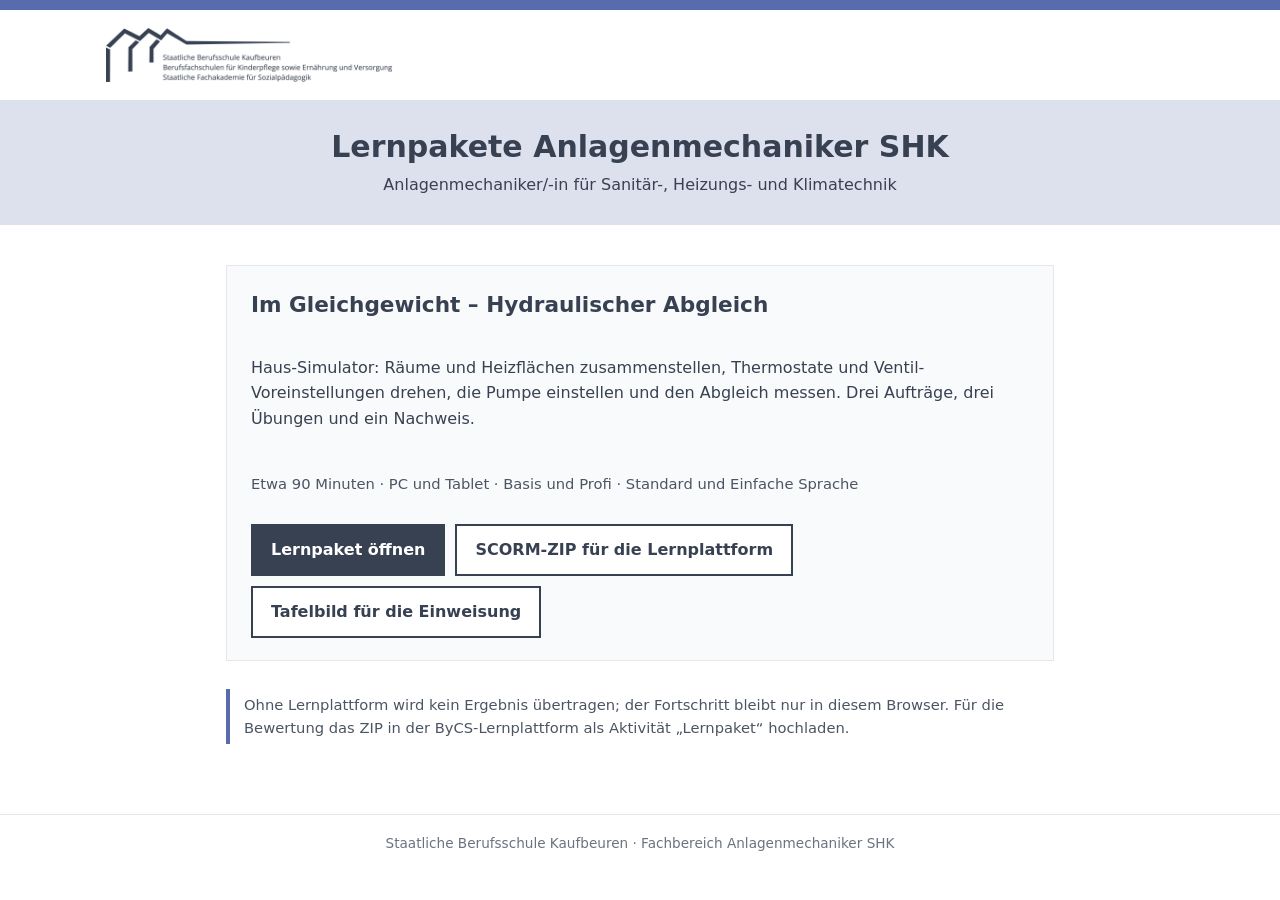
<file: docs/index.html>
<!doctype html>
<html lang="de">
<head>
<meta charset="utf-8">
<meta name="viewport" content="width=device-width, initial-scale=1">
<title>Lernpakete Anlagenmechaniker SHK · Staatliche Berufsschule Kaufbeuren</title>
<style>
  :root{--blau:#586bac;--blau-hell:rgba(88,107,172,.2);--grau:#374151;--linie:#e5e7eb;--hell:#f9fafb}
  *{box-sizing:border-box}
  body{margin:0;background:#fff;color:var(--grau);font:16px/1.6 "Open Sans",ui-sans-serif,system-ui,-apple-system,"Segoe UI",sans-serif}
  .kopf{border-top:10px solid var(--blau);background:#fff}
  .kopf .innen{max-width:1100px;margin:0 auto;padding:18px 16px;display:flex;align-items:center}
  .kopf img{height:54px;width:auto;display:block}
  .band{background:var(--blau-hell);padding:28px 16px;text-align:center}
  .band h1{margin:0;font-size:30px;line-height:1.25;font-weight:700}
  .band p{margin:6px 0 0;font-size:1rem}
  main{max-width:860px;margin:0 auto;padding:40px 16px 56px}
  h2{font-size:1.35rem;margin:0 0 6px}
  .paket{border:1px solid var(--linie);background:var(--hell);padding:22px 24px;display:grid;gap:10px}
  .paket .meta{font-size:.92rem;color:#4b5563}
  .knoepfe{display:flex;flex-wrap:wrap;gap:10px;margin-top:4px}
  .knoepfe a{display:inline-block;padding:11px 18px;text-decoration:none;font-weight:700;border:2px solid var(--grau);color:var(--grau);background:#fff}
  .knoepfe a.primaer{background:var(--grau);color:#fff}
  .knoepfe a:hover{background:var(--blau);border-color:var(--blau);color:#fff}
  .knoepfe a:focus-visible{outline:3px solid var(--blau);outline-offset:2px}
  .hinweis{margin-top:28px;font-size:.92rem;color:#4b5563;border-left:4px solid var(--blau);padding:4px 0 4px 14px}
  footer{border-top:1px solid var(--linie);padding:18px 16px;text-align:center;font-size:.85rem;color:#6b7280}
  @media (max-width:560px){.kopf img{height:40px}.band h1{font-size:24px}.paket{padding:18px 16px}}
</style>
</head>
<body>
<header class="kopf"><div class="innen"><img src="logo-kaufbeuren.png" alt="Staatliche Berufsschule Kaufbeuren" width="404" height="76"></div></header>
<div class="band">
  <h1>Lernpakete Anlagenmechaniker SHK</h1>
  <p>Anlagenmechaniker/-in für Sanitär-, Heizungs- und Klimatechnik</p>
</div>
<main>
  <section class="paket">
    <h2>Im Gleichgewicht – Hydraulischer Abgleich</h2>
    <p>Haus-Simulator: Räume und Heizflächen zusammenstellen, Thermostate und Ventil-Voreinstellungen drehen, die Pumpe einstellen und den Abgleich messen. Drei Aufträge, drei Übungen und ein Nachweis.</p>
    <p class="meta">Etwa 90 Minuten · PC und Tablet · Basis und Profi · Standard und Einfache Sprache</p>
    <div class="knoepfe">
      <a class="primaer" href="hydraulischer-abgleich/">Lernpaket öffnen</a>
      <a href="hydraulischer-abgleich_scorm12.zip" download>SCORM-ZIP für die Lernplattform</a>
      <a href="hydraulischer-abgleich/#tafel">Tafelbild für die Einweisung</a>
    </div>
  </section>
  <p class="hinweis">Ohne Lernplattform wird kein Ergebnis übertragen; der Fortschritt bleibt nur in diesem Browser. Für die Bewertung das ZIP in der ByCS-Lernplattform als Aktivität „Lernpaket“ hochladen.</p>
</main>
<footer>Staatliche Berufsschule Kaufbeuren · Fachbereich Anlagenmechaniker SHK</footer>
</body>
</html>
</file>
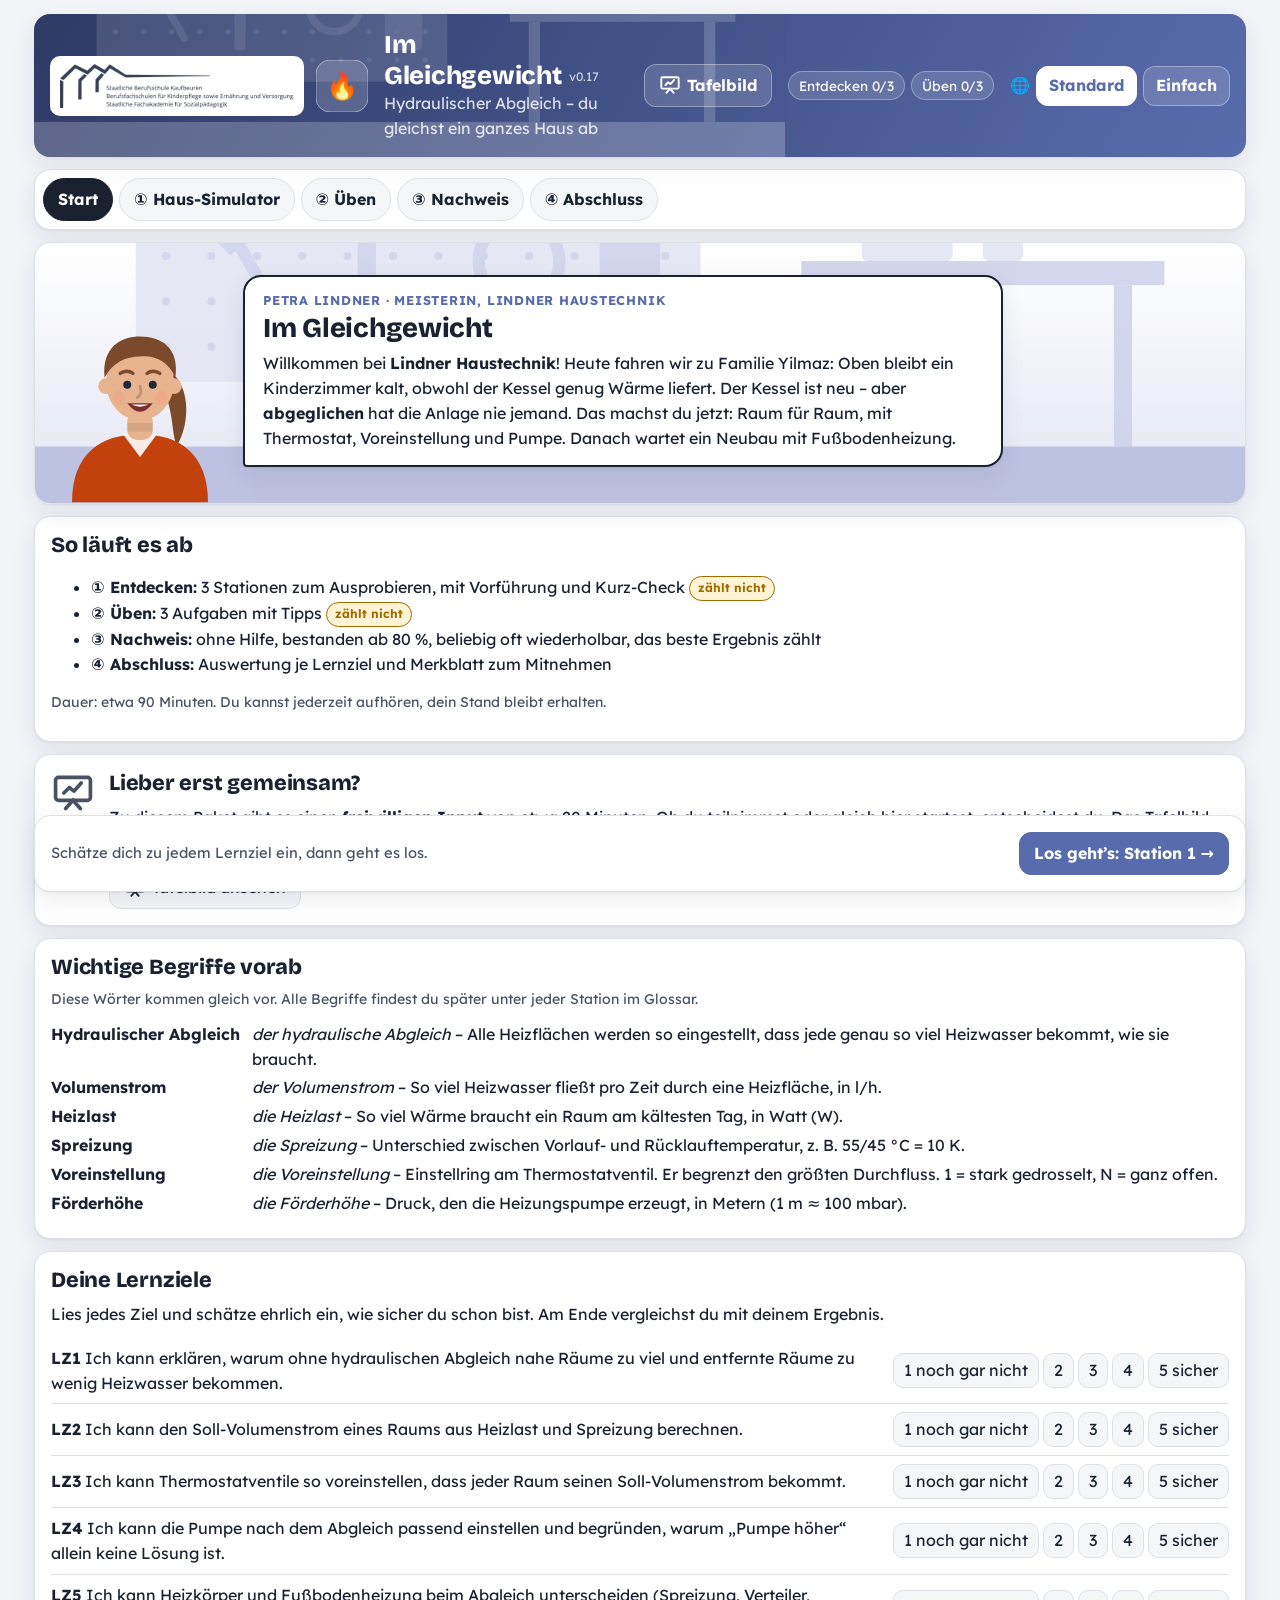
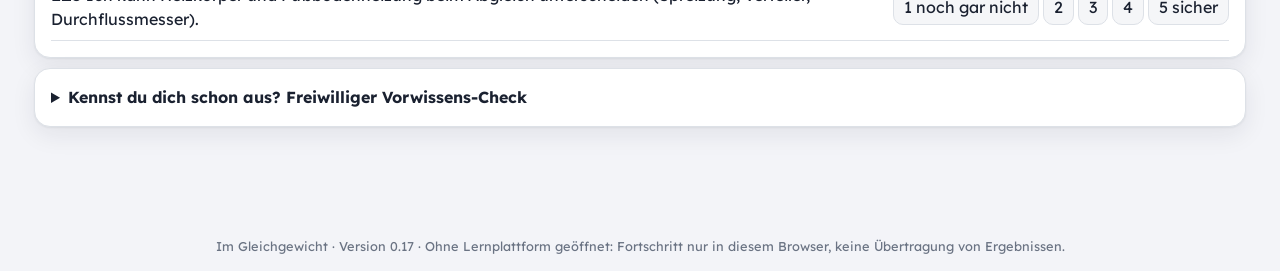
<file: docs/hydraulischer-abgleich/index.html>
<!DOCTYPE html>
<html lang="de">
<head>
<meta charset="utf-8">
<meta name="viewport" content="width=device-width, initial-scale=1">
<title>Lernpaket</title>
<link rel="stylesheet" href="css/stil.css">
<link rel="stylesheet" href="css/baukasten.css">
<link rel="stylesheet" href="css/tafel.css">
</head>
<body>
<div class="app" id="app">
  <header class="kopf card">
    <div class="logo" aria-hidden="true"></div>
    <div class="titel"><h1 id="titel"></h1><div class="unter" id="untertitel"></div></div>
    <div class="fortschritt" id="fortschritt" aria-live="polite"></div>
  </header>
  <nav class="tabs card" id="tabs" aria-label="Teile des Lernpakets"></nav>
  <main id="haupt" tabindex="-1"></main>
  <footer class="leiste card" id="leiste"></footer>
  <div class="fuss" id="fuss"></div>
</div>
<script src="js/baukasten.js"></script>  <!-- Bausteine für Szenen (window.KIT) -->
<script src="js/stufen.js"></script>  <!-- Differenzierung: L(), P(), Basis/Profi (P15, P16) -->
<script src="js/inhalt.js"></script>
<script src="js/sprache.js"></script>  <!-- Sprachstufe Einfach + Umschalter (P16) -->
<script src="js/begriffe.js"></script>  <!-- Einfach: Erklärung schwerer Begriffe beim Darüberfahren/Antippen (P16) -->
<script src="js/tafel.js"></script>  <!-- optionales Tafelbild; tut nichts ohne PAKET.tafel -->
<script src="js/pdf.js"></script>  <!-- PDF erstellen (Download) für Lernheft, Merkblatt, Ergebnis -->
<script src="js/engine.js"></script>
</body>
</html>
</file>
<file: docs/hydraulischer-abgleich/css/stil.css>
/* Look der Lernpakete (Lernpaket-Kompass 2).
   Bedienung und Aufbau sind für alle Pakete gleich; jedes Paket bekommt über
   PAKET.welt eine eigene Welt (Farben, Kulisse). Farben nur über Variablen.
   Die Akzentfarbe ist für Handlungsaufforderungen reserviert (Leitfaden C3).
   Schriften: Lexend (Text, für flüssiges Lesen entwickelt) und Bricolage Grotesque
   (Überschriften), beide SIL Open Font License (Lizenztexte in css/schrift/). */
@font-face{font-family:"Lexend";src:url(schrift/lexend-latin-400-normal.woff2) format("woff2");font-weight:400;font-display:swap}
@font-face{font-family:"Lexend";src:url(schrift/lexend-latin-700-normal.woff2) format("woff2");font-weight:700;font-display:swap}
@font-face{font-family:"Bricolage Grotesque";src:url(schrift/bricolage-grotesque-latin-700-normal.woff2) format("woff2");font-weight:700;font-display:swap}
@font-face{font-family:"Bricolage Grotesque";src:url(schrift/bricolage-grotesque-latin-800-normal.woff2) format("woff2");font-weight:800;font-display:swap}

:root{
  --card:#ffffff; --card2:#f5f6f8; --ink:#1a2130; --ink-soft:#485263; --muted:#6a7383; --line:#dde1e7;
  --ok:#178a4c; --ok-soft:#e3f4ea; --bad:#c93c3c; --bad-soft:#fce9e9; --warn:#a06c00; --warn-soft:#fff3d6;
  --canvas:#fbfcfd; --grid:#e8ebf0;
  --shadow:0 1px 2px rgba(20,30,50,.06),0 8px 24px rgba(20,30,50,.08); --r:16px;
  --schrift:"Lexend",system-ui,-apple-system,"Segoe UI",Roboto,Arial,sans-serif;
  --titel:"Bricolage Grotesque","Lexend",system-ui,sans-serif;
  /* Welt (Standard: technik) – wird über [data-thema] oder PAKET.welt.farbe überschrieben */
  --accent:#4338ca; --accent-ink:#fff; --accent-soft:#e8e7fb; --bg:#eef0f7;
  --kopf-a:#1e1b4b; --kopf-b:#3730a3; --deko:#22d3ee;
  --k1:#e3e5f3; --k2:#cfd2ea; --k3:#b9bde0;
}
[data-thema="wirtschaft"]{--accent:#0f766e;--accent-soft:#dcf1ee;--bg:#f4f0e8;--kopf-a:#0b3d3a;--kopf-b:#0f766e;--deko:#f59e0b;--k1:#ece4d6;--k2:#dfd3bf;--k3:#cdbfa7}
[data-thema="technik"]{--accent:#4338ca;--accent-soft:#e8e7fb;--bg:#eef0f7;--kopf-a:#1e1b4b;--kopf-b:#3730a3;--deko:#22d3ee;--k1:#e3e5f3;--k2:#cfd2ea;--k3:#b9bde0}
[data-thema="sprache"]{--accent:#be185d;--accent-soft:#fbe4ef;--bg:#f8f1f4;--kopf-a:#4a0d2e;--kopf-b:#9d174d;--deko:#fbbf24;--k1:#f1e2e9;--k2:#e6cdd9;--k3:#d6b3c4}
[data-thema="natur"]{--accent:#15803d;--accent-soft:#e0f2e6;--bg:#f0f4ec;--kopf-a:#0f3d22;--kopf-b:#166534;--deko:#facc15;--k1:#dfead7;--k2:#c9dcbd;--k3:#afc9a1}
[data-thema="gesundheit"]{--accent:#0e7490;--accent-soft:#dbf0f5;--bg:#eef5f6;--kopf-a:#0c3a47;--kopf-b:#0e7490;--deko:#fb7185;--k1:#dcebee;--k2:#c4dde2;--k3:#a9ccd3}
[data-thema="gestaltung"]{--accent:#c2410c;--accent-soft:#fde7dc;--bg:#f8f1ea;--kopf-a:#3b1306;--kopf-b:#9a3412;--deko:#a78bfa;--k1:#f1e3d6;--k2:#e6cfbb;--k3:#d6b59b}

*{box-sizing:border-box}
html,body{margin:0;color:var(--ink);background:var(--bg);font-family:var(--schrift);font-size:16px;line-height:1.55}
.app{max-width:1240px;margin:0 auto;padding:14px;display:flex;flex-direction:column;gap:12px;min-height:100vh}
.card{background:var(--card);border:1px solid var(--line);border-radius:var(--r);box-shadow:var(--shadow);padding:16px}
h1,h2,h3{font-family:var(--titel);letter-spacing:-.01em;line-height:1.2}
h1{font-size:1.6rem;margin:0;font-weight:800}
h2{font-size:1.35rem;margin:0 0 .5rem;font-weight:800}
h3{font-size:1.08rem;margin:1rem 0 .4rem;font-weight:700}
p{margin:.4rem 0 .7rem}
code{font-family:ui-monospace,Consolas,"Cascadia Mono",monospace;font-size:.92em;background:var(--card2);border:1px solid var(--line);border-radius:6px;padding:0 4px}

/* ---------- Kopf mit Welt ---------- */
.kopf{position:relative;overflow:hidden;display:flex;align-items:center;gap:16px;flex-wrap:wrap;color:#fff;border:0;min-height:96px;
  background:linear-gradient(120deg,var(--kopf-a),var(--kopf-b))}
.kopf .kopf-kulisse{position:absolute;inset:0;pointer-events:none;opacity:.22;--k1:rgba(255,255,255,.55);--k2:rgba(255,255,255,.8);--k3:#fff}
.kopf .kopf-kulisse svg{position:absolute;right:0;bottom:0;height:100%;width:62%}
.kopf>*{position:relative}
.kopf .logo{flex:0 0 auto}
.kopf .logo svg{display:block}
.kopf .logo{display:flex;align-items:center;gap:12px}
.kopf .schullogo{display:block;background:#fff;border-radius:10px;padding:8px 10px;line-height:0}
.kopf .schullogo img{display:block;height:30px;width:auto}
.kopf .titel{flex:1;min-width:200px}
.kopf h1{color:#fff}
.unter{color:rgba(255,255,255,.82)}
.version{font-family:var(--schrift);font-size:.48em;font-weight:400;color:rgba(255,255,255,.75);margin-left:.6em;white-space:nowrap;vertical-align:middle;letter-spacing:0}
.fortschritt{display:flex;gap:6px;flex-wrap:wrap;align-items:center}
.kopf .chip{background:rgba(255,255,255,.14);border-color:rgba(255,255,255,.3);color:#fff}
.kopf .chip.ok{background:rgba(255,255,255,.95);color:var(--ok);border-color:#fff}
.kopf button{background:rgba(255,255,255,.14);border-color:rgba(255,255,255,.35);color:#fff}
.kopf button:hover{background:rgba(255,255,255,.24);border-color:#fff}
.druckfuss{margin-top:18px;border-top:1px solid var(--line);padding-top:6px}
.chip{display:inline-flex;align-items:center;gap:6px;border-radius:999px;padding:3px 10px;font-size:.85rem;background:var(--card2);border:1px solid var(--line);color:var(--ink-soft)}
.chip.ok{background:var(--ok-soft);border-color:var(--ok);color:var(--ok)}

/* ---------- Navigation ---------- */
.tabs{display:flex;gap:6px;flex-wrap:wrap;padding:8px}
.tabs button{flex:0 0 auto;border-radius:999px;font-weight:700}
.tabs button.aktiv{background:var(--ink);color:#fff;border-color:var(--ink)}
.tabs button[aria-disabled="true"]{opacity:.5}
.pfad{display:flex;gap:0;align-items:center;flex-wrap:wrap;margin:0 0 4px;padding:0;list-style:none}
.pfad li{display:flex;align-items:center}
.pfad li+li::before{content:"";width:22px;height:3px;background:var(--line);border-radius:2px;margin:0 2px}
.pfad li.fertig+li::before{background:var(--ok)}
.pfad button{display:flex;align-items:center;gap:8px;border-radius:999px;padding:5px 12px 5px 5px;min-height:38px;background:var(--card);font-size:.92rem}
.pfad .nr{width:28px;height:28px;border-radius:50%;display:inline-flex;align-items:center;justify-content:center;background:var(--card2);border:2px solid var(--line);font-weight:700;font-size:.85rem}
.pfad li.fertig .nr{background:var(--ok);border-color:var(--ok);color:#fff}
.pfad button.aktiv{border-color:var(--ink);box-shadow:0 0 0 2px var(--ink) inset}
.pfad button.aktiv .nr{background:var(--ink);border-color:var(--ink);color:#fff}
.pfad .skip{font-size:.78rem;color:var(--muted)}
@media (max-width:760px){.pfad .titeltext{display:none}.pfad button.aktiv .titeltext{display:inline}}
main{display:block;outline:none}
main>*+*{margin-top:12px}
main:focus,main[tabindex]:focus-visible{outline:none}

/* ---------- Station: Mission, Bühne, Notiz ---------- */
.st-kopf{display:flex;align-items:flex-end;gap:12px;flex-wrap:wrap;justify-content:space-between;margin-bottom:8px}
.st-kopf .ort{font-size:.85rem;color:var(--muted);font-weight:700;text-transform:uppercase;letter-spacing:.05em}
.st-kopf h2{margin:0}
.mission{display:flex;gap:12px;align-items:flex-end;margin:0 0 12px}
.mission .mission-bild{width:74px;flex:0 0 auto}
.mission .mission-bild svg{display:block;width:100%;height:auto}
.mission .blase{position:relative;background:var(--accent-soft);border:2px solid var(--accent);border-radius:16px 16px 16px 4px;padding:10px 14px;font-size:1.04rem;max-width:820px}
@media (max-width:600px){.mission .mission-bild{width:48px}.mission{gap:8px}}
.mission .blase .name{display:block;font-size:.78rem;color:var(--accent);text-transform:uppercase;letter-spacing:.06em}
.sr{position:absolute;width:1px;height:1px;overflow:hidden;clip:rect(0 0 0 0);white-space:nowrap}
.mission .blase .reaktion:empty{display:none}
.mission .blase .reaktion .leitfrage{color:var(--ink);border-top:1px dashed var(--accent);padding-top:4px;margin-top:6px}
.mission .blase .leitfrage{display:block;font-weight:400;font-size:.9rem;color:var(--ink-soft);margin-top:4px}
.buehne-raster{display:grid;grid-template-columns:minmax(0,1fr) 300px;gap:12px;align-items:start}
.buehne-raster.ohne-notiz{grid-template-columns:minmax(0,1fr)}.buehne-raster.ohne-notiz>.notiz{display:none}
@media (max-width:980px){.buehne-raster{grid-template-columns:1fr}}
.buehne{background:var(--canvas);border:1px solid var(--line);border-radius:14px;padding:12px;min-height:320px;position:relative}
.buehne.demo{outline:3px dashed var(--deko);outline-offset:3px}
.notiz{display:flex;flex-direction:column;gap:10px;position:sticky;top:8px}
.notiz>.feld{background:var(--card);border:1px solid var(--line);border-radius:12px;padding:10px 12px}
.notiz .feldtitel{font-size:.78rem;font-weight:700;text-transform:uppercase;letter-spacing:.06em;color:var(--muted);margin-bottom:4px}
.notiz .live{border-color:var(--accent);background:var(--accent-soft)}
.notiz .live:empty{display:none}
.notiz details{margin:0;background:var(--card)}
.steuerung{display:flex;gap:8px;flex-wrap:wrap;align-items:center}
button.zeig{border-color:var(--deko);background:var(--card)}
button.zeig::before{content:"▶ ";color:var(--accent)}
.demoschritt{border-left:4px solid var(--deko);padding-left:10px}
.demoschritt .warum{color:var(--ink-soft);font-size:.92rem}
.nach{margin-top:12px}
.nach>details.check{background:var(--card)}
.nach>details.check[open]{background:var(--card)}
.zusatz{display:grid;grid-template-columns:repeat(auto-fit,minmax(260px,1fr));gap:10px;margin-top:10px}

/* ---------- Start: Szene mit Figur ---------- */
.hero{position:relative;border-radius:var(--r);overflow:hidden;background:linear-gradient(180deg,var(--card),var(--k1));border:1px solid var(--line);box-shadow:var(--shadow);isolation:isolate}
.hero .kit-kulisse{position:absolute;inset:0;width:100%;height:100%;z-index:-1;opacity:.9}
.hero-inhalt{display:flex;gap:18px;align-items:flex-end;padding:20px 20px 0;min-height:260px}
.hero-figur{width:170px;flex:0 0 auto}
.hero-figur svg{display:block;width:100%;height:auto}
.hero-text{flex:1;align-self:center;background:var(--card);border:2px solid var(--ink);border-radius:18px 18px 18px 4px;padding:14px 18px;margin-bottom:24px;box-shadow:var(--shadow);max-width:760px}
.hero-text .name{font-size:.8rem;font-weight:700;text-transform:uppercase;letter-spacing:.06em;color:var(--accent)}
.hero-text h2{font-size:1.7rem;margin:.1rem 0 .4rem}
@media (max-width:700px){.hero-inhalt{flex-direction:column;align-items:flex-start}.hero-figur{width:110px;order:2}.hero-text{margin-bottom:0}}

/* ---------- Spielrahmen (optional) ---------- */
.karte-mission{display:grid;grid-template-columns:minmax(0,1fr) minmax(0,1.3fr);gap:14px;align-items:center}
@media (max-width:860px){.karte-mission{grid-template-columns:1fr}}
@media (max-width:600px){.weltkarte text{font-size:20px}}
.weltkarte{position:relative;isolation:isolate;background:linear-gradient(160deg,var(--accent-soft),var(--card));border:1px solid var(--line);border-radius:14px;padding:10px;overflow:hidden}
.weltkarte>svg:last-child{position:relative;width:100%;height:auto;display:block}
.weltkarte .kit-kulisse{position:absolute;inset:0;width:100%;height:100%;opacity:.55}
.weltkarte .ort-knoten{cursor:pointer}
.weltkarte .ort-knoten:focus{outline:none}
.weltkarte .ort-knoten:focus-visible circle.ring{stroke:var(--ink);stroke-width:4}
.spielstand{font-family:var(--titel);font-weight:800}

/* ---------- Bedienelemente ---------- */
.auftrag{background:var(--accent-soft);border-left:5px solid var(--accent);border-radius:10px;padding:10px 14px;margin-bottom:12px;font-weight:700}
.auftrag .was{display:block;font-size:.8rem;text-transform:uppercase;letter-spacing:.06em;color:var(--accent);font-weight:700}
.raster{display:grid;grid-template-columns:minmax(0,1fr);gap:12px;align-items:start}
button{font:inherit;cursor:pointer;border-radius:12px;border:1px solid var(--line);background:var(--card2);color:var(--ink);padding:8px 14px;min-height:42px}
button:hover{border-color:var(--ink-soft)}
button:focus-visible,[tabindex]:focus-visible,input:focus-visible,textarea:focus-visible,select:focus-visible{outline:3px solid var(--accent);outline-offset:2px}
button.primaer{background:var(--accent);border-color:var(--accent);color:var(--accent-ink);font-weight:700}
button.primaer:hover{filter:brightness(1.08)}
button.lernheft-knopf{font-weight:700;border-width:2px;border-color:var(--accent)}
.lernheft-karte{border-left:4px solid var(--accent)}
button:disabled{opacity:.5;cursor:not-allowed}
.leiste{position:sticky;bottom:8px;display:flex;align-items:center;gap:10px;justify-content:flex-end;z-index:5}
.leiste .info{flex:1;color:var(--ink-soft);font-size:.92rem}
.fuss{color:var(--muted);font-size:.8rem;text-align:center}
.msg{border-radius:12px;padding:10px 12px;margin:.6rem 0;border:1px solid var(--line);background:var(--card2)}
.msg.ok{background:var(--ok-soft);border-color:var(--ok)}
.msg.bad{background:var(--bad-soft);border-color:var(--bad)}
.msg.warn{background:var(--warn-soft);border-color:var(--warn)}
.figur{display:flex;gap:10px;align-items:flex-end;margin:.6rem 0}
.figur .avatar{width:64px;flex:0 0 auto}
.figur .avatar svg{display:block;width:100%;height:auto}
.figur .blase{background:var(--card2);border:1px solid var(--line);border-radius:14px 14px 14px 4px;padding:10px 12px;position:relative}
.figur .name{font-size:.8rem;color:var(--muted);font-weight:700}
.badge{display:inline-block;font-size:.75rem;font-weight:700;border-radius:999px;padding:2px 8px;background:var(--card2);border:1px solid var(--line);color:var(--ink-soft);vertical-align:middle}
.badge.zaehlt-nicht{background:var(--warn-soft);border-color:var(--warn);color:var(--warn)}
details{border:1px solid var(--line);border-radius:12px;padding:8px 12px;margin:.6rem 0;background:var(--card2)}
details summary{cursor:pointer;font-weight:700}
.beispiel ol{margin:.4rem 0;padding-left:1.4rem}
.beispiel .warum,.warum{color:var(--ink-soft);font-size:.92rem}
.frage{border:1px solid var(--line);border-radius:12px;padding:12px;margin:.7rem 0;background:var(--card)}
.frage .ftext{font-weight:700;margin-bottom:.5rem}
.frage label.opt{display:flex;gap:8px;align-items:flex-start;padding:7px 9px;border-radius:10px;border:1px solid var(--line);cursor:pointer;margin:4px 0;background:var(--card)}
.frage label.opt:hover{border-color:var(--ink-soft)}
.frage label.opt:has(input:checked){border-color:var(--accent);background:var(--accent-soft)}
.frage label.opt.richtig{border-color:var(--ok);background:var(--ok-soft)}
.frage label.opt.falsch{border-color:var(--bad);background:var(--bad-soft)}
.frage .ofb{display:block;font-size:.9rem;color:var(--ink-soft);margin-left:28px}
input[type=text],input[type=number],textarea,select{font:inherit;border:1px solid var(--line);border-radius:10px;padding:7px 9px;background:#fff;color:var(--ink)}
.frage .zuordnen{display:grid;grid-template-columns:minmax(0,1fr) minmax(0,1fr);gap:6px 10px;align-items:center}
.frage .zuordnen select{width:100%}
.frage .knoepfe{display:flex;gap:8px;margin-top:.6rem;flex-wrap:wrap}
.hotspot svg{width:100%;max-width:560px;height:auto;display:block;touch-action:manipulation}
.hotspot .bereich{fill:transparent;stroke:transparent;stroke-width:3;cursor:pointer}
.hotspot .bereich:hover,.hotspot .bereich:focus{stroke:var(--ink-soft)}
.hotspot .bereich.gewaehlt{stroke:var(--accent);fill:rgba(47,111,222,.12)}
.hotspot .bereich.richtig{stroke:var(--ok);fill:rgba(31,157,85,.15)}
.hotspot .bereich.falsch{stroke:var(--bad);fill:rgba(214,69,69,.12)}
.tipps button{margin-right:6px}
.balken{height:10px;border-radius:999px;background:var(--grid);overflow:hidden}
.balken > span{display:block;height:100%;background:var(--ink-soft)}
.balken.ok > span{background:var(--ok)}
.balken.mittel > span{background:var(--warn)}
.lzzeile{display:grid;grid-template-columns:minmax(0,1fr) 140px 150px;gap:10px;align-items:center;padding:8px 0;border-bottom:1px solid var(--line)}
.lzzeile.se{grid-template-columns:minmax(0,1fr) auto}
@media (max-width:760px){.lzzeile,.lzzeile.se{grid-template-columns:1fr}}
.skala{display:flex;gap:4px;flex-wrap:wrap}
.skala label{border:1px solid var(--line);border-radius:10px;padding:4px 10px;cursor:pointer;background:var(--card2);white-space:nowrap}
.skala input{position:absolute;opacity:0;width:1px;height:1px}
.skala input:checked + span{font-weight:700}
.skala label:has(input:checked){background:var(--ink);color:#fff;border-color:var(--ink)}
.skala label:has(input:focus-visible){outline:3px solid var(--accent);outline-offset:2px}
.seite .card{position:sticky;top:8px}
.merk{display:grid;grid-template-columns:minmax(0,1fr) minmax(0,1fr);gap:8px 14px}
@media (max-width:700px){.merk{grid-template-columns:1fr}}
.merk textarea{width:100%;min-height:2.6em}
.muster{background:var(--ok-soft);border:1px solid var(--ok);border-radius:10px;padding:6px 9px}
.gesperrt{color:var(--muted)}
.klein{font-size:.88rem;color:var(--ink-soft)}
.noprint{}
table.tab{border-collapse:collapse;width:100%}
table.tab td,table.tab th{border:1px solid var(--line);padding:6px 8px;text-align:left;vertical-align:top}
.selbst,.mitdenken{border:1px dashed var(--ink-soft);border-radius:12px;padding:8px 10px;margin:.5rem 0;background:var(--card)}
.selbst textarea,.mitdenken textarea{width:100%;margin:.4rem 0}
.glossar-box{margin-top:1rem}
dl.glossar{margin:.4rem 0;display:grid;grid-template-columns:max-content minmax(0,1fr);gap:4px 12px}
dl.glossar dt{font-weight:700}
dl.glossar dd{margin:0}
@media (max-width:600px){dl.glossar{grid-template-columns:1fr}dl.glossar dd{margin-bottom:6px}}
@media (prefers-reduced-motion:reduce){*{animation:none!important;transition:none!important}}
@media print{
  .tabs,.leiste,.kopf .fortschritt,.noprint{display:none!important}
  .app{max-width:none;padding:0}
  .card{box-shadow:none}
  .kopf{color:#000;background:none;border:1px solid #ccc}.kopf h1,.unter,.version{color:#000}.kopf .kopf-kulisse{display:none}
}

/* ---------- Spielmodus (PAKET.spielwelt) ---------- */
.spielkarte{padding:10px}
.spielbuehne{position:relative;min-height:560px;border-radius:14px;overflow:hidden;background:var(--canvas);border:1px solid var(--line)}
.zwischenbilanz[hidden]{display:none}
</file>
<file: docs/hydraulischer-abgleich/css/baukasten.css>
/* Baukasten (js/baukasten.js) – nicht pro Paket verändern. */
.kit-wackeln{animation:kit-wackeln .35s}
@keyframes kit-wackeln{20%{transform:translateX(-6px)}40%{transform:translateX(6px)}60%{transform:translateX(-4px)}80%{transform:translateX(3px)}}
@keyframes kit-auf{from{opacity:0;transform:translateY(6px) scale(.98)}to{opacity:1;transform:none}}

/* Figuren und Szene */
.kit-figur{display:block;width:100%;height:auto}
.kit-szene{position:relative;border-radius:12px;overflow:hidden;background:linear-gradient(180deg,var(--card),var(--k1));isolation:isolate}
.kit-kulisse{position:absolute;inset:0;width:100%;height:100%;z-index:-1}
.kit-ebene{position:relative;min-height:inherit;padding:12px}
.kit-person{position:absolute;bottom:0;display:flex;flex-direction:column;align-items:center}
.kit-person-bild{width:100%}
.kit-person-name{font-size:.78rem;font-weight:700;background:var(--card);border:1px solid var(--line);border-radius:999px;padding:1px 9px;margin-top:-6px;position:relative}
.kit-blase{position:absolute;bottom:calc(100% - 6px);left:50%;width:max-content;max-width:300px;background:var(--card);border:2px solid var(--ink);border-radius:14px;padding:8px 11px;font-size:.95rem;box-shadow:var(--shadow);transform:translateX(-30%)}
.kit-person.rechts .kit-blase{transform:translateX(-70%)}
.kit-blase::after{content:"";position:absolute;top:100%;left:28%;border:9px solid transparent;border-top-color:var(--ink)}
.kit-person.rechts .kit-blase::after{left:auto;right:28%}
.kit-blase.neu{animation:kit-auf .25s ease-out}
.kit-ding{position:absolute}

/* Dialog */
.kit-dialog{display:flex;flex-direction:column;gap:10px}
.kit-verlauf{display:flex;flex-direction:column;gap:8px;max-height:380px;overflow:auto;padding:4px}
.kit-zeile{display:flex;gap:8px;align-items:flex-end;animation:kit-auf .25s ease-out}
.kit-zeile.ich{justify-content:flex-end}
.kit-mini{width:42px;flex:0 0 auto}
.kit-sprech{background:var(--card);border:1px solid var(--line);border-radius:14px 14px 14px 4px;padding:8px 11px;max-width:80%}
.kit-zeile.ich .kit-sprech{background:var(--accent);border-color:var(--accent);color:var(--accent-ink);border-radius:14px 14px 4px 14px}
.kit-wahl{display:flex;flex-wrap:wrap;gap:8px;justify-content:flex-end}
.kit-wahl button{border-color:var(--accent);background:var(--card);text-align:left}
.kit-wahl button.kit-weiter{background:var(--card2);border-color:var(--line)}

/* Simulierter Rechner */
.kit-pc{max-width:880px;margin:0 auto}
.kit-schirm{position:relative;background:linear-gradient(135deg,var(--kopf-a),var(--kopf-b));border:10px solid #23262d;border-radius:14px 14px 4px 4px;padding:12px 12px 78px;display:flex;flex-direction:column}
.kit-pc-fuss{height:16px;margin:0 -4%;background:linear-gradient(#cfd3da,#a9aeb8);border-radius:0 0 16px 16px}
.kit-fensterbox{flex:1;display:flex}
.kit-desktop-hinweis{margin:auto;color:#fff;opacity:.85;font-weight:700}
.kit-fenster{flex:1;display:flex;flex-direction:column;background:var(--card);border-radius:10px;overflow:hidden;box-shadow:0 10px 30px rgba(0,0,0,.25);animation:kit-auf .2s ease-out}
.kit-titelleiste{display:flex;align-items:center;gap:10px;background:#eceef2;border-bottom:1px solid var(--line);padding:6px 10px;font-size:.88rem;font-weight:700}
.kit-punkte{width:46px;height:12px;background:radial-gradient(circle at 6px 6px,#ff5f57 5px,transparent 5.5px),radial-gradient(circle at 23px 6px,#febc2e 5px,transparent 5.5px),radial-gradient(circle at 40px 6px,#28c840 5px,transparent 5.5px)}
.kit-fensterinhalt{flex:1;display:flex;flex-direction:column;min-height:0}
.kit-dock{position:absolute;left:50%;bottom:8px;transform:translateX(-50%);display:flex;gap:6px;background:rgba(255,255,255,.18);border:1px solid rgba(255,255,255,.3);border-radius:16px;padding:5px;backdrop-filter:blur(4px)}
.kit-app{display:flex;flex-direction:column;align-items:center;gap:0;min-width:66px;padding:4px 6px;background:transparent;border-color:transparent;color:#fff;border-radius:12px;min-height:46px}
.kit-app:hover,.kit-app.aktiv{background:rgba(255,255,255,.22);border-color:rgba(255,255,255,.4)}
.kit-app-symbol{font-size:1.35rem;line-height:1.1}
.kit-app-name{font-size:.7rem;font-weight:700}
.kit-browserleiste{display:flex;gap:8px;align-items:center;padding:6px 8px;border-bottom:1px solid var(--line);background:var(--card2)}
.kit-zurueck{min-height:32px;padding:2px 10px}
.kit-adresse{flex:1;background:var(--card);border:1px solid var(--line);border-radius:999px;padding:4px 12px;font-size:.85rem;color:var(--ink-soft);overflow:hidden;white-space:nowrap;text-overflow:ellipsis}
.kit-seite{flex:1;overflow:auto;padding:14px 16px;max-height:420px}
.kit-seite h3:first-child{margin-top:0}
.kit-mail{display:grid;grid-template-columns:220px minmax(0,1fr);flex:1;min-height:260px}
@media (max-width:640px){.kit-mail{grid-template-columns:1fr}}
.kit-mailliste{border-right:1px solid var(--line);display:flex;flex-direction:column;overflow:auto}
.kit-mailzeile{display:flex;flex-direction:column;align-items:flex-start;text-align:left;border:0;border-bottom:1px solid var(--line);border-radius:0;background:var(--card);font-size:.88rem;min-height:56px}
.kit-mailzeile.neu b::before{content:"● ";color:var(--accent)}
.kit-mailzeile.aktiv{background:var(--accent-soft)}
.kit-mailtext{padding:12px 14px;overflow:auto}
.kit-mailkopf{border-bottom:1px solid var(--line);padding-bottom:6px;margin-bottom:8px}
.kit-mailkopf span{font-size:.85rem;color:var(--muted)}
.kit-leer{color:var(--muted)}
.kit-anhang{margin-top:8px}

/* Formular */
.kit-formular{display:flex;flex-direction:column;gap:10px;max-width:520px}
.kit-formtitel{font-family:var(--titel);font-weight:800;font-size:1.1rem}
.kit-feld{display:flex;flex-direction:column;gap:3px}
.kit-feld label{font-weight:700;font-size:.92rem}
.kit-feld input,.kit-feld select{width:100%}
.kit-feld.ok input,.kit-feld.ok select{border-color:var(--ok);background:var(--ok-soft)}
.kit-feld.falsch input,.kit-feld.falsch select{border-color:var(--bad);background:var(--bad-soft)}
.kit-feldhinweis{font-size:.85rem;color:var(--bad)}
.kit-senden{align-self:flex-start;background:var(--card);border:2px solid var(--accent);color:var(--accent);font-weight:700}
.kit-senden:hover{background:var(--accent-soft)}

/* Dokument */
.kit-dok{position:relative;background:#fffdf8;border:1px solid #e4dccb;border-radius:4px;box-shadow:0 2px 0 #eee6d4,0 10px 26px rgba(60,40,10,.12);padding:18px 20px;max-width:720px;margin:0 auto;font-size:.95rem}
.kit-dokkopf{font-size:.85rem;color:var(--ink-soft);border-bottom:2px solid var(--ink);padding-bottom:6px;margin-bottom:8px}
.kit-doktitel{font-family:var(--titel);font-weight:800;font-size:1.15rem;margin-bottom:8px}
.kit-dokzeilen{display:flex;flex-direction:column}
.kit-dokzeile{display:grid;grid-template-columns:2.2em minmax(120px,.8fr) minmax(0,1.6fr);gap:8px;text-align:left;align-items:start;border:0;border-bottom:1px dotted #cfc4ac;border-radius:0;background:transparent;padding:7px 4px;min-height:0;font-size:inherit}
button.kit-dokzeile:hover{background:#fff3c4}
.kit-doknr{color:var(--muted);font-variant-numeric:tabular-nums}
.kit-doklabel{font-weight:700;color:var(--ink-soft)}
.kit-dokzeile.markiert{background:#fff0a6;box-shadow:inset 4px 0 0 #f2c200}
.kit-dokzeile.richtig{background:var(--ok-soft);box-shadow:inset 4px 0 0 var(--ok)}
.kit-dokzeile.falsch{background:var(--bad-soft);box-shadow:inset 4px 0 0 var(--bad)}
.kit-dokfuss{margin-top:10px;font-size:.82rem;color:var(--muted)}
.kit-stempel{position:absolute;right:18px;bottom:16px;transform:rotate(-12deg);border:3px solid rgba(180,40,40,.55);color:rgba(180,40,40,.6);font-weight:800;letter-spacing:.08em;padding:4px 10px;border-radius:6px;font-family:var(--titel);text-transform:uppercase;font-size:.9rem}
@media (max-width:600px){.kit-dokzeile{grid-template-columns:1.6em minmax(0,1fr)}.kit-dokwert{grid-column:2}}

/* Sortieren und Reihenfolge */
.kit-sort{display:flex;flex-direction:column;gap:12px}
.kit-stapel{display:flex;flex-wrap:wrap;gap:8px;min-height:56px;padding:8px;border-radius:12px;background:var(--card2);border:1px dashed var(--line)}
.kit-karte{background:var(--card);border:1px solid var(--line);border-radius:12px;box-shadow:0 2px 0 var(--line);padding:9px 12px;text-align:left;transition:transform .12s}
.kit-karte:hover{transform:translateY(-2px)}
.kit-karte.gewaehlt{border-color:var(--accent);box-shadow:0 0 0 3px var(--accent);transform:translateY(-4px)}
.kit-karte.richtig{border-color:var(--ok);background:var(--ok-soft);opacity:1;box-shadow:none;transform:none}
.kit-faecher{display:grid;grid-template-columns:repeat(auto-fit,minmax(170px,1fr));gap:10px}
.kit-fachspalte{display:flex;flex-direction:column;gap:6px}
.kit-fach{border:2px dashed var(--accent);background:var(--card);border-radius:12px;padding:10px;text-align:left;min-height:64px}
.kit-sort.waehlt .kit-fach{background:var(--accent-soft)}
.kit-fachtitel{font-family:var(--titel);font-weight:800}
.kit-fachhinweis{font-size:.85rem;color:var(--ink-soft)}
.kit-fachinhalt{display:flex;flex-direction:column;gap:6px}
.kit-reihe{display:grid;grid-template-columns:minmax(0,1fr) minmax(0,1fr);gap:12px}
@media (max-width:700px){.kit-reihe{grid-template-columns:1fr}}
.kit-reihe-ziel{list-style:none;margin:0;padding:0;display:flex;flex-direction:column;gap:6px}
.kit-platz{display:flex;gap:8px;align-items:center;min-height:48px;border:2px dashed var(--line);border-radius:12px;padding:4px 8px}
.kit-platz>span{font-weight:800;color:var(--muted);min-width:1.4em}
.kit-platz .kit-karte{flex:1}
.kit-reihe-pool{display:flex;flex-direction:column;gap:6px}

/* Regler */
.kit-regler{display:grid;grid-template-columns:minmax(0,1fr) auto;gap:4px 12px;align-items:center}
.kit-regler label{grid-column:1/-1;font-weight:700}
.kit-regler input[type=range]{width:100%;accent-color:var(--accent);min-height:32px}
.kit-reglerwert{font-family:var(--titel);font-weight:800;font-size:1.2rem;min-width:5ch;text-align:right}
</file>
<file: docs/hydraulischer-abgleich/css/tafel.css>
/* Tafelbild-Baustein der Kompass-Vorlage (optional). Nicht pro Paket verändern.
   Groß, kontrastreich, ohne erklärenden Text; Bedienelemente mindestens 48 px (Board, Tablet). */
html.tafel-offen,html.tafel-offen body{overflow:hidden}
.tafel{position:fixed;inset:0;z-index:1000;background:var(--bg);display:flex;flex-direction:column;outline:none}
.tafel[hidden]{display:none}
.tafel-kopf{display:flex;align-items:center;gap:12px;padding:10px 14px 6px}
.tafel-punkte{display:flex;gap:6px;flex-wrap:wrap}
.tafel-punkte button{min-width:44px;min-height:44px;border-radius:999px;font-weight:800;padding:0 10px}
.tafel-punkte button.aktiv{background:var(--ink);color:#fff;border-color:var(--ink)}
.tafel-titel{flex:1;font-weight:700;font-size:1.15rem;min-width:0;overflow:hidden;text-overflow:ellipsis;white-space:nowrap}
.tafel-rechts{display:flex;gap:6px;margin-left:auto}
.tafel-mini{min-width:44px;min-height:44px;font-size:1.15rem;padding:0 10px}
.tafel-hilfe{margin:0 14px 6px;background:var(--card);border:1px solid var(--line);border-radius:10px;padding:8px 12px;font-size:.95rem;color:var(--ink-soft)}
.tafel-mitte{flex:1;min-height:0;display:flex;gap:12px;padding:0 14px;position:relative}
.tafel-buehne{flex:1;min-width:0;min-height:0;display:flex}
.tafel-szene{flex:1;min-width:0;min-height:0;display:flex;flex-direction:column;gap:8px}
.tafel-erkl{width:360px;flex:none;background:var(--card);border:1px solid var(--line);border-radius:var(--r);box-shadow:var(--shadow);padding:16px;overflow:auto;font-size:1.02rem}
.tafel-erkl[hidden]{display:none}
.tafel-erkl h2{font-size:1.3rem}
.tafel-text p{margin:.3rem 0 .6rem}
.tafel-station{margin-top:.6rem;width:100%;text-align:left}
.tafel-leiste{display:flex;align-items:center;gap:10px;padding:10px 14px 12px;flex-wrap:wrap}
.tafel-werkzeuge{display:flex;gap:8px;flex-wrap:wrap;flex:1;justify-content:center}
.tafel-allg{display:flex;gap:8px}
.tafel-werkzeuge button,.tafel-allg button{min-height:48px;font-size:1.05rem;padding:6px 14px}
.tafel button[aria-pressed="true"]{background:var(--ink);color:#fff;border-color:var(--ink)}
.tafel-nav{min-width:64px;min-height:56px;font-size:2rem;line-height:1;font-weight:700;padding:0 14px}
.tafel-weiter{background:var(--accent);border-color:var(--accent);color:#fff}
.tafel-weiter:hover{filter:brightness(1.07)}
.tafel-stift{position:absolute;pointer-events:none;z-index:2}
.tafel.stift-an .tafel-stift{pointer-events:auto;cursor:crosshair;touch-action:none}

/* Inhalte der Szenen größer und kräftiger (Lesbarkeit aus der letzten Reihe) */
.tafel .topo{flex:1;min-height:0}
.tafel .topo-canvas{flex:1;min-height:0;height:100%;width:100%}
.tafel .topo-hud{font-size:1.4rem;justify-content:center;gap:10px 28px}
.tafel .topo-kz svg{width:28px;height:28px}
.tafel .topo-reach{flex:0 1 520px}
.tafel .topo-reach .bar{height:18px}
.tafel .link{stroke-width:4}
.tafel .lbl{font-size:17px}

/* Zugänge im Paket */
.tafel-knopf{display:inline-flex;align-items:center;gap:6px;font-weight:600}
.tafel-hinweis{display:flex;gap:14px;align-items:flex-start}
.tafel-hinweis-icon svg{width:44px;height:44px;color:var(--ink-soft)}
.tafel-hinweis button{display:inline-flex;align-items:center;gap:6px}

@media (max-width:900px){
  .tafel-mitte{flex-direction:column}
  .tafel-erkl{width:auto;max-height:38vh}
  .tafel-titel{display:none}
}
@media (max-width:600px){
  .tafel-werkzeuge .wt,.tafel-allg span{display:none}
  .tafel-leiste{gap:6px;padding:8px}
  .tafel-nav{min-width:52px}
  .tafel .topo-hud{font-size:1.05rem}
}
@media print{.tafel,.tafel-knopf,.tafel-hinweis{display:none!important}}
</file>
